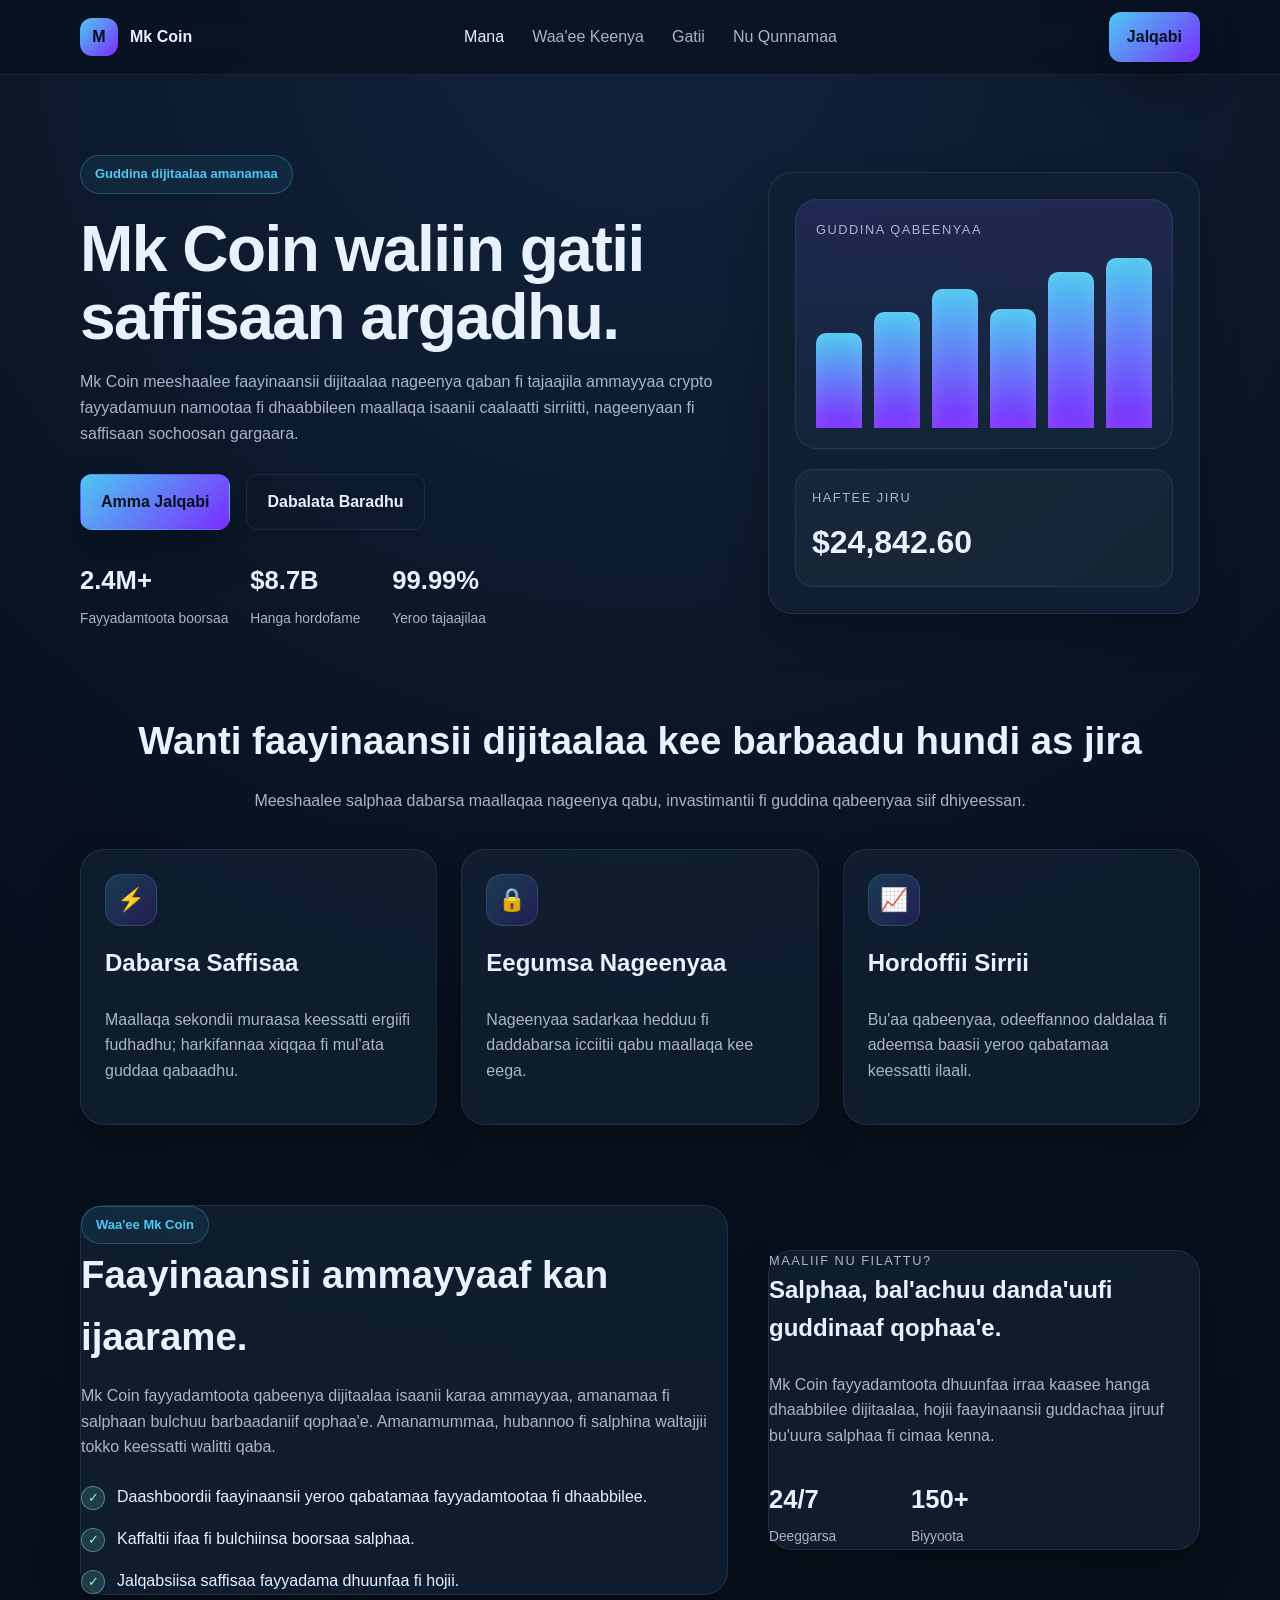
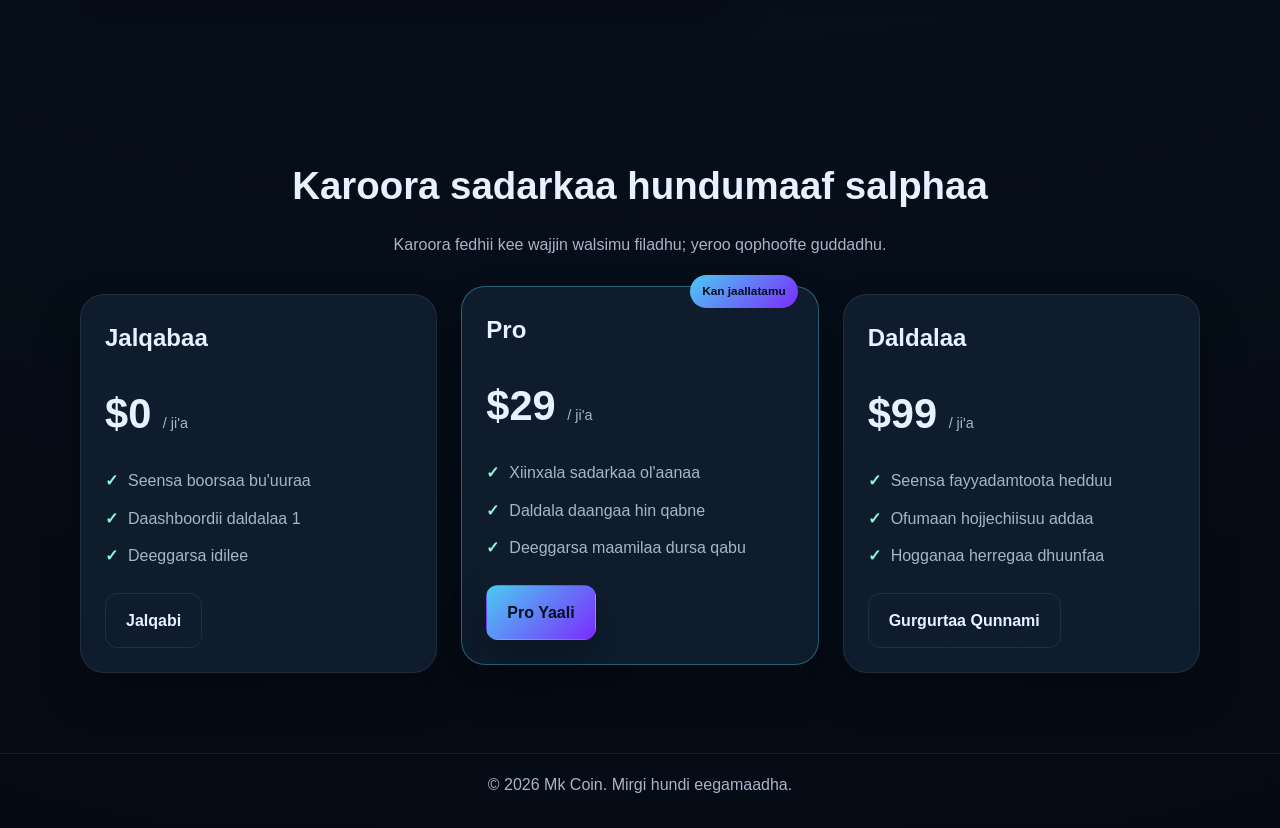
<file: index.html>
<!DOCTYPE html>
<html lang="om">
  <head>
    <meta charset="UTF-8" />
    <meta name="viewport" content="width=device-width, initial-scale=1.0" />
    <title>Mk Coin | Faayinaansii Dijitaalaa Salphaa</title>
    <meta name="description" content="Mk Coin meeshaalee faayinaansii dijitaalaa nageenya qabu, dabarsa maallaqaa fi hordoffii qarshii siif dhiyeessa." />
    <link rel="stylesheet" href="styles.css" />
  </head>
  <body>
    <header class="site-header">
      <div class="container nav">
        <a class="brand" href="index.html" aria-label="Fuula jalqabaa Mk Coin">
          <span class="brand-mark">M</span>
          <span>Mk Coin</span>
        </a>
        <nav class="nav-links" aria-label="Mooqa fuulaa">
          <a href="index.html" class="active">Mana</a>
          <a href="about.html">Waa'ee Keenya</a>
          <a href="pricing.html">Gatii</a>
          <a href="contact.html">Nu Qunnamaa</a>
        </nav>
        <a class="nav-btn" href="contact.html">Jalqabi</a>
      </div>
    </header>

    <main>
      <section class="hero">
        <div class="container hero-wrap">
          <div class="hero-copy">
            <div class="eyebrow">Guddina dijitaalaa amanamaa</div>
            <h1>Mk Coin waliin gatii saffisaan argadhu.</h1>
            <p class="lead">Mk Coin meeshaalee faayinaansii dijitaalaa nageenya qaban fi tajaajila ammayyaa crypto fayyadamuun namootaa fi dhaabbileen maallaqa isaanii caalaatti sirriitti, nageenyaan fi saffisaan sochoosan gargaara.</p>
            <div class="cta-row">
              <a class="btn btn-primary" href="pricing.html">Amma Jalqabi</a>
              <a class="btn btn-secondary" href="about.html">Dabalata Baradhu</a>
            </div>
            <div class="stats">
              <div class="stat"><strong>2.4M+</strong><span>Fayyadamtoota boorsaa</span></div>
              <div class="stat"><strong>$8.7B</strong><span>Hanga hordofame</span></div>
              <div class="stat"><strong>99.99%</strong><span>Yeroo tajaajilaa</span></div>
            </div>
          </div>
          <div class="hero-card" aria-label="Cuunfaa qabeenya maallaqaa">
            <div class="mini-chart"><div class="label">Guddina Qabeenyaa</div><div class="bars" aria-hidden="true"><span style="height: 56%"></span><span style="height: 68%"></span><span style="height: 82%"></span><span style="height: 70%"></span><span style="height: 92%"></span><span style="height: 100%"></span></div></div>
            <div class="balance-box"><div class="label">Haftee Jiru</div><div class="amount">$24,842.60</div></div>
          </div>
        </div>
      </section>

      <section id="features"><div class="container"><div class="section-head"><h2>Wanti faayinaansii dijitaalaa kee barbaadu hundi as jira</h2><p>Meeshaalee salphaa dabarsa maallaqaa nageenya qabu, invastimantii fi guddina qabeenyaa siif dhiyeessan.</p></div><div class="features">
        <article class="feature"><div class="icon">⚡</div><h3>Dabarsa Saffisaa</h3><p>Maallaqa sekondii muraasa keessatti ergiifi fudhadhu; harkifannaa xiqqaa fi mul'ata guddaa qabaadhu.</p></article>
        <article class="feature"><div class="icon">🔒</div><h3>Eegumsa Nageenyaa</h3><p>Nageenyaa sadarkaa hedduu fi daddabarsa icciitii qabu maallaqa kee eega.</p></article>
        <article class="feature"><div class="icon">📈</div><h3>Hordoffii Sirrii</h3><p>Bu'aa qabeenyaa, odeeffannoo daldalaa fi adeemsa baasii yeroo qabatamaa keessatti ilaali.</p></article>
      </div></div></section>

      <section class="page-section" id="about"><div class="container about"><div class="about-card"><div class="eyebrow">Waa'ee Mk Coin</div><h2>Faayinaansii ammayyaaf kan ijaarame.</h2><p>Mk Coin fayyadamtoota qabeenya dijitaalaa isaanii karaa ammayyaa, amanamaa fi salphaan bulchuu barbaadaniif qophaa'e. Amanamummaa, hubannoo fi salphina waltajjii tokko keessatti walitti qaba.</p><ul class="check-list"><li><span class="check">✓</span><span>Daashboordii faayinaansii yeroo qabatamaa fayyadamtootaa fi dhaabbilee.</span></li><li><span class="check">✓</span><span> Kaffaltii ifaa fi bulchiinsa boorsaa salphaa.</span></li><li><span class="check">✓</span><span>Jalqabsiisa saffisaa fayyadama dhuunfaa fi hojii.</span></li></ul></div><div class="about-card"><div class="label">Maaliif nu filattu?</div><h3>Salphaa, bal'achuu danda'uufi guddinaaf qophaa'e.</h3><p>Mk Coin fayyadamtoota dhuunfaa irraa kaasee hanga dhaabbilee dijitaalaa, hojii faayinaansii guddachaa jiruuf bu'uura salphaa fi cimaa kenna.</p><div class="stats stats-small"><div class="stat"><strong>24/7</strong><span>Deeggarsa</span></div><div class="stat"><strong>150+</strong><span>Biyyoota</span></div></div></div></div></section>

      <section class="page-section" id="pricing"><div class="container"><div class="section-head"><h2>Karoora sadarkaa hundumaaf salphaa</h2><p>Karoora fedhii kee wajjin walsimu filadhu; yeroo qophoofte guddadhu.</p></div><div class="pricing"><div class="price-card"><h3>Jalqabaa</h3><div class="price">$0 <small>/ ji'a</small></div><ul><li>Seensa boorsaa bu'uuraa</li><li>Daashboordii daldalaa 1</li><li>Deeggarsa idilee</li></ul><a class="btn btn-secondary" href="contact.html">Jalqabi</a></div><div class="price-card featured"><div class="tag">Kan jaallatamu</div><h3>Pro</h3><div class="price">$29 <small>/ ji'a</small></div><ul><li>Xiinxala sadarkaa ol'aanaa</li><li>Daldala daangaa hin qabne</li><li>Deeggarsa maamilaa dursa qabu</li></ul><a class="btn btn-primary" href="contact.html">Pro Yaali</a></div><div class="price-card"><h3>Daldalaa</h3><div class="price">$99 <small>/ ji'a</small></div><ul><li>Seensa fayyadamtoota hedduu</li><li>Ofumaan hojjechiisuu addaa</li><li>Hogganaa herregaa dhuunfaa</li></ul><a class="btn btn-secondary" href="contact.html">Gurgurtaa Qunnami</a></div></div></div></section>
    </main>
    <footer><div class="container footer-wrap">© 2026 Mk Coin. Mirgi hundi eegamaadha.</div></footer>
  </body>
</html>
</file>
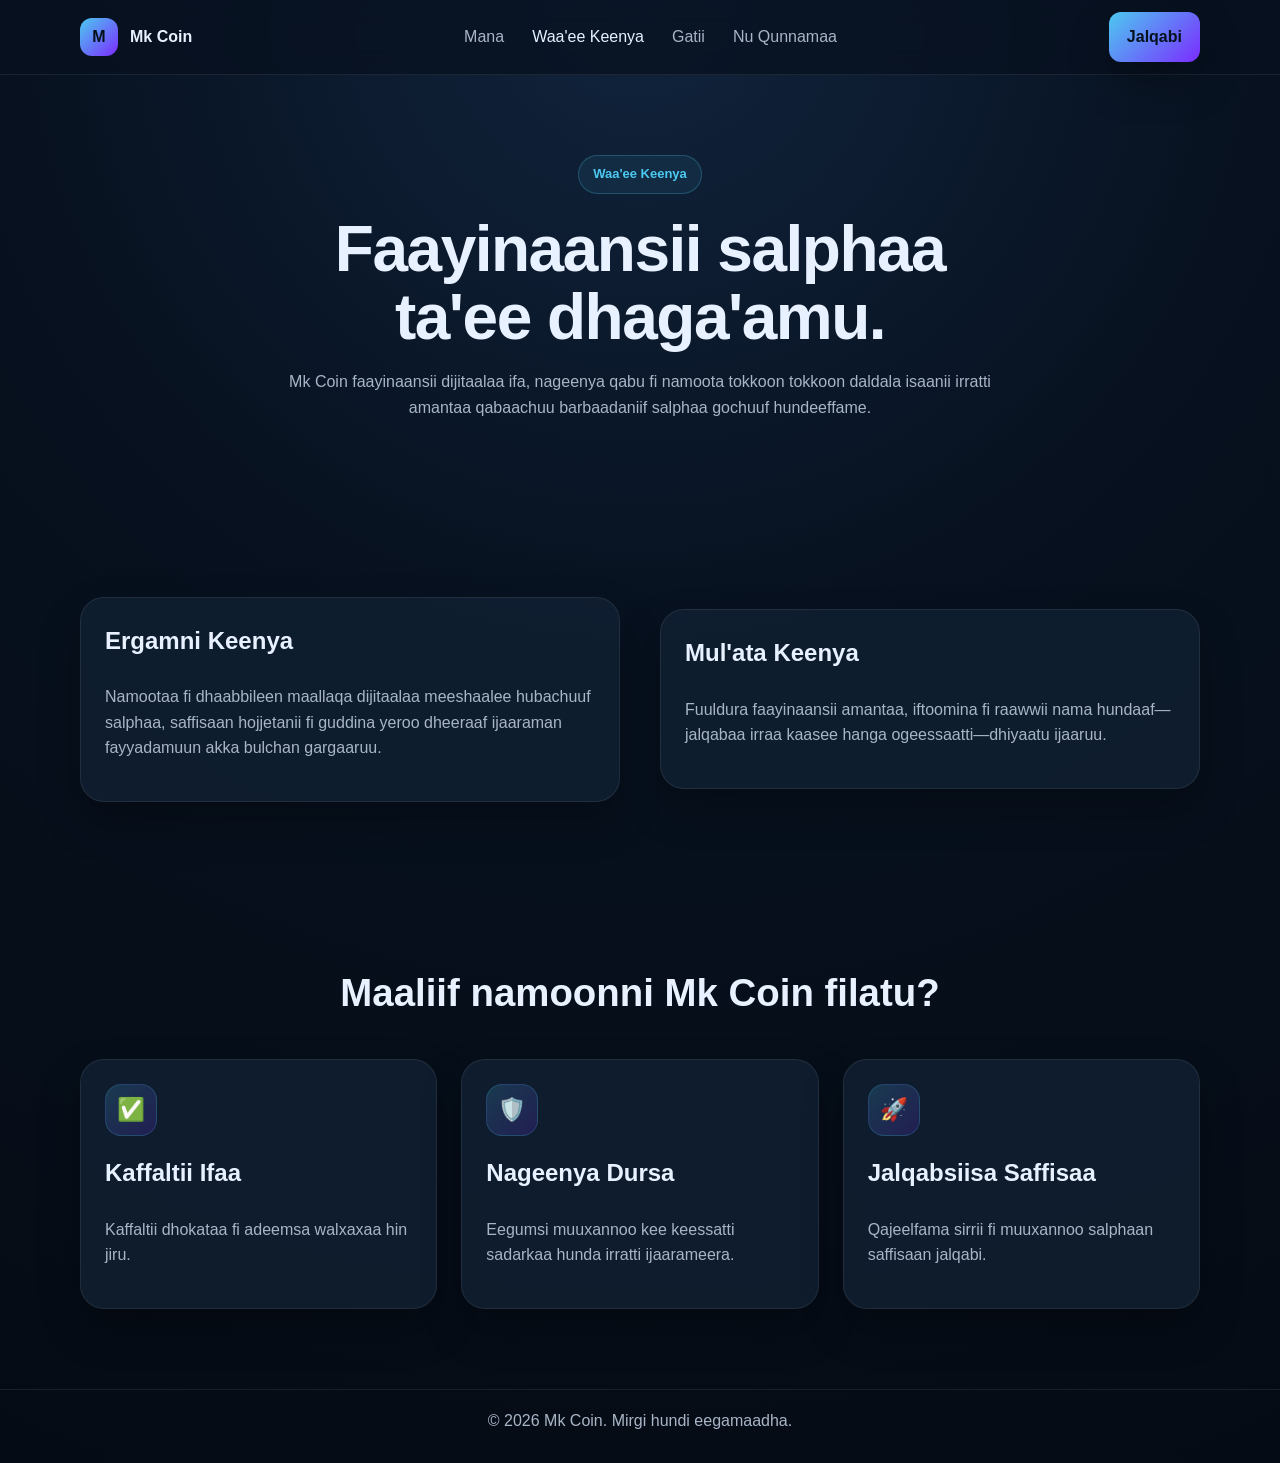
<file: about.html>
<!DOCTYPE html>
<html lang="om">
  <head><meta charset="UTF-8" /><meta name="viewport" content="width=device-width, initial-scale=1.0" /><title>Waa'ee Keenya | Mk Coin</title><link rel="stylesheet" href="styles.css" /></head>
  <body><header class="site-header"><div class="container nav"><a class="brand" href="index.html" aria-label="Fuula jalqabaa Mk Coin"><span class="brand-mark">M</span><span>Mk Coin</span></a><nav class="nav-links" aria-label="Mooqa fuulaa"><a href="index.html">Mana</a><a href="about.html" class="active">Waa'ee Keenya</a><a href="pricing.html">Gatii</a><a href="contact.html">Nu Qunnamaa</a></nav><a class="nav-btn" href="contact.html">Jalqabi</a></div></header>
    <main><section class="page-hero"><div class="container narrow"><div class="eyebrow">Waa'ee Keenya</div><h1>Faayinaansii salphaa ta'ee dhaga'amu.</h1><p>Mk Coin faayinaansii dijitaalaa ifa, nageenya qabu fi namoota tokkoon tokkoon daldala isaanii irratti amantaa qabaachuu barbaadaniif salphaa gochuuf hundeeffame.</p></div></section><section class="page-section"><div class="container split-layout"><div class="card"><h3>Ergamni Keenya</h3><p>Namootaa fi dhaabbileen maallaqa dijitaalaa meeshaalee hubachuuf salphaa, saffisaan hojjetanii fi guddina yeroo dheeraaf ijaaraman fayyadamuun akka bulchan gargaaruu.</p></div><div class="card"><h3>Mul'ata Keenya</h3><p>Fuuldura faayinaansii amantaa, iftoomina fi raawwii nama hundaaf—jalqabaa irraa kaasee hanga ogeessaatti—dhiyaatu ijaaruu.</p></div></div></section><section class="page-section"><div class="container"><div class="section-head"><h2>Maaliif namoonni Mk Coin filatu?</h2></div><div class="features features-compact"><article class="feature"><div class="icon">✅</div><h3>Kaffaltii Ifaa</h3><p>Kaffaltii dhokataa fi adeemsa walxaxaa hin jiru.</p></article><article class="feature"><div class="icon">🛡️</div><h3>Nageenya Dursa</h3><p>Eegumsi muuxannoo kee keessatti sadarkaa hunda irratti ijaarameera.</p></article><article class="feature"><div class="icon">🚀</div><h3>Jalqabsiisa Saffisaa</h3><p>Qajeelfama sirrii fi muuxannoo salphaan saffisaan jalqabi.</p></article></div></div></section></main><footer><div class="container footer-wrap">© 2026 Mk Coin. Mirgi hundi eegamaadha.</div></footer></body>
</html>
</file>
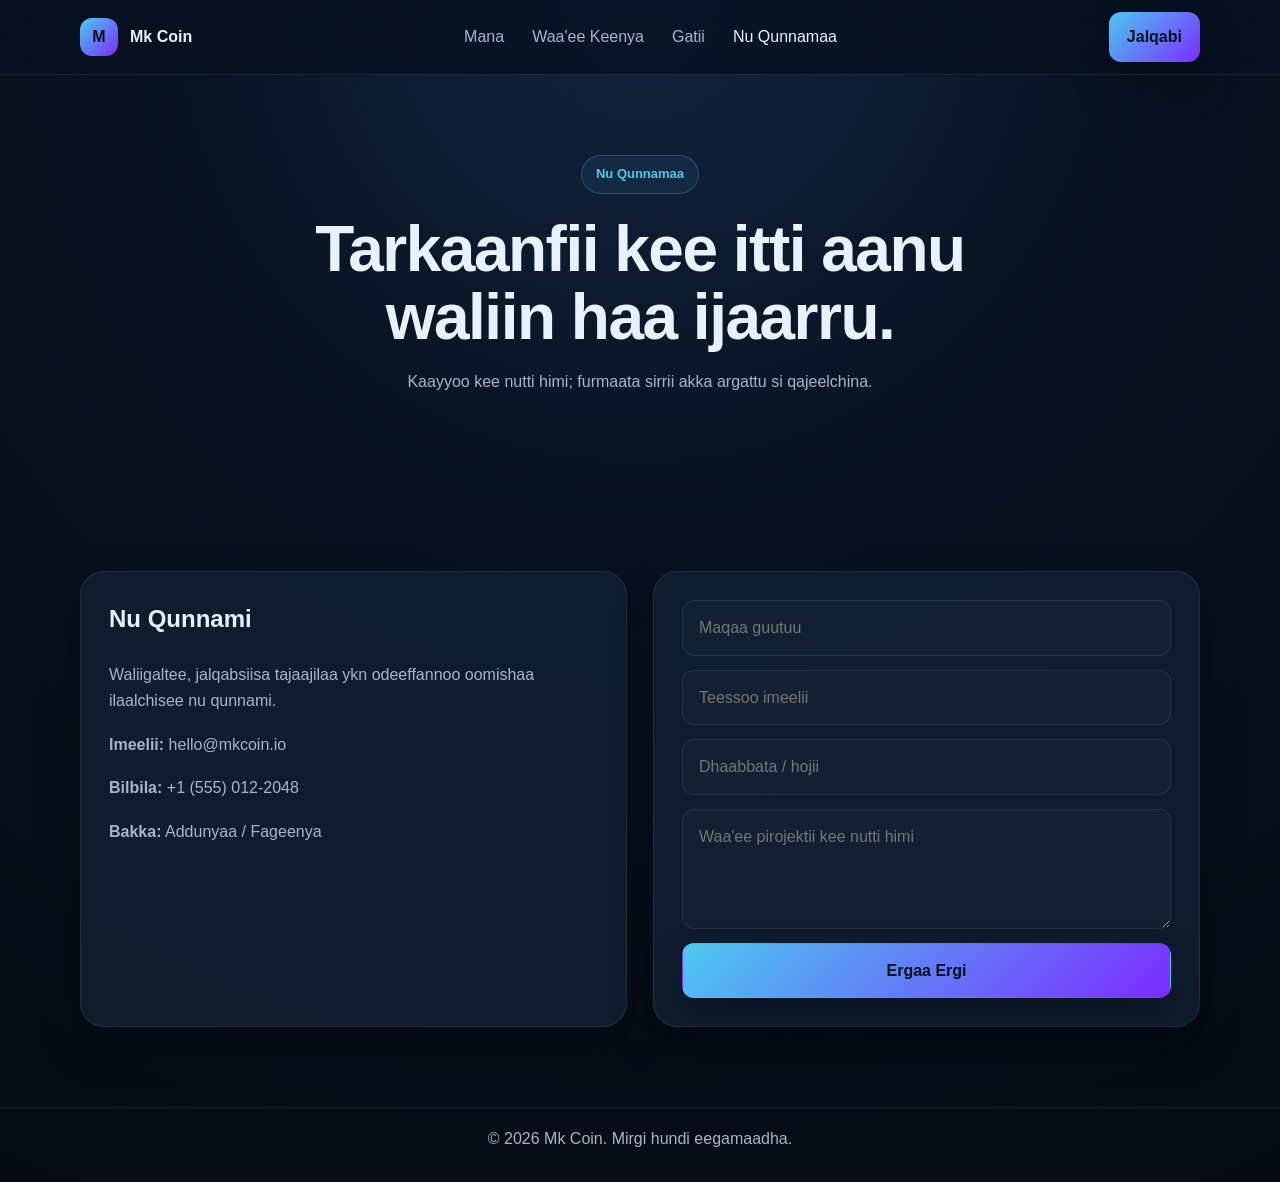
<file: contact.html>
<!DOCTYPE html>
<html lang="om"><head><meta charset="UTF-8" /><meta name="viewport" content="width=device-width, initial-scale=1.0" /><title>Nu Qunnamaa | Mk Coin</title><link rel="stylesheet" href="styles.css" /></head><body><header class="site-header"><div class="container nav"><a class="brand" href="index.html" aria-label="Fuula jalqabaa Mk Coin"><span class="brand-mark">M</span><span>Mk Coin</span></a><nav class="nav-links" aria-label="Mooqa fuulaa"><a href="index.html">Mana</a><a href="about.html">Waa'ee Keenya</a><a href="pricing.html">Gatii</a><a href="contact.html" class="active">Nu Qunnamaa</a></nav><a class="nav-btn" href="contact.html">Jalqabi</a></div></header><main><section class="page-hero"><div class="container narrow"><div class="eyebrow">Nu Qunnamaa</div><h1>Tarkaanfii kee itti aanu waliin haa ijaarru.</h1><p>Kaayyoo kee nutti himi; furmaata sirrii akka argattu si qajeelchina.</p></div></section><section class="page-section"><div class="container contact-wrap"><div class="contact-box"><h3>Nu Qunnami</h3><p>Waliigaltee, jalqabsiisa tajaajilaa ykn odeeffannoo oomishaa ilaalchisee nu qunnami.</p><div class="info-list"><div><strong>Imeelii:</strong> hello@mkcoin.io</div><div><strong>Bilbila:</strong> +1 (555) 012-2048</div><div><strong>Bakka:</strong> Addunyaa / Fageenya</div></div></div><div class="form-box"><form id="contactForm"><input type="text" name="fullName" placeholder="Maqaa guutuu" required /><input type="email" name="email" placeholder="Teessoo imeelii" required /><input type="text" name="company" placeholder="Dhaabbata / hojii" /><textarea name="message" placeholder="Waa'ee pirojektii kee nutti himi" required></textarea><button type="submit" class="btn btn-primary">Ergaa Ergi</button></form></div></div></section></main><footer><div class="container footer-wrap">© 2026 Mk Coin. Mirgi hundi eegamaadha.</div></footer><script src="script.js"></script></body></html>
</file>
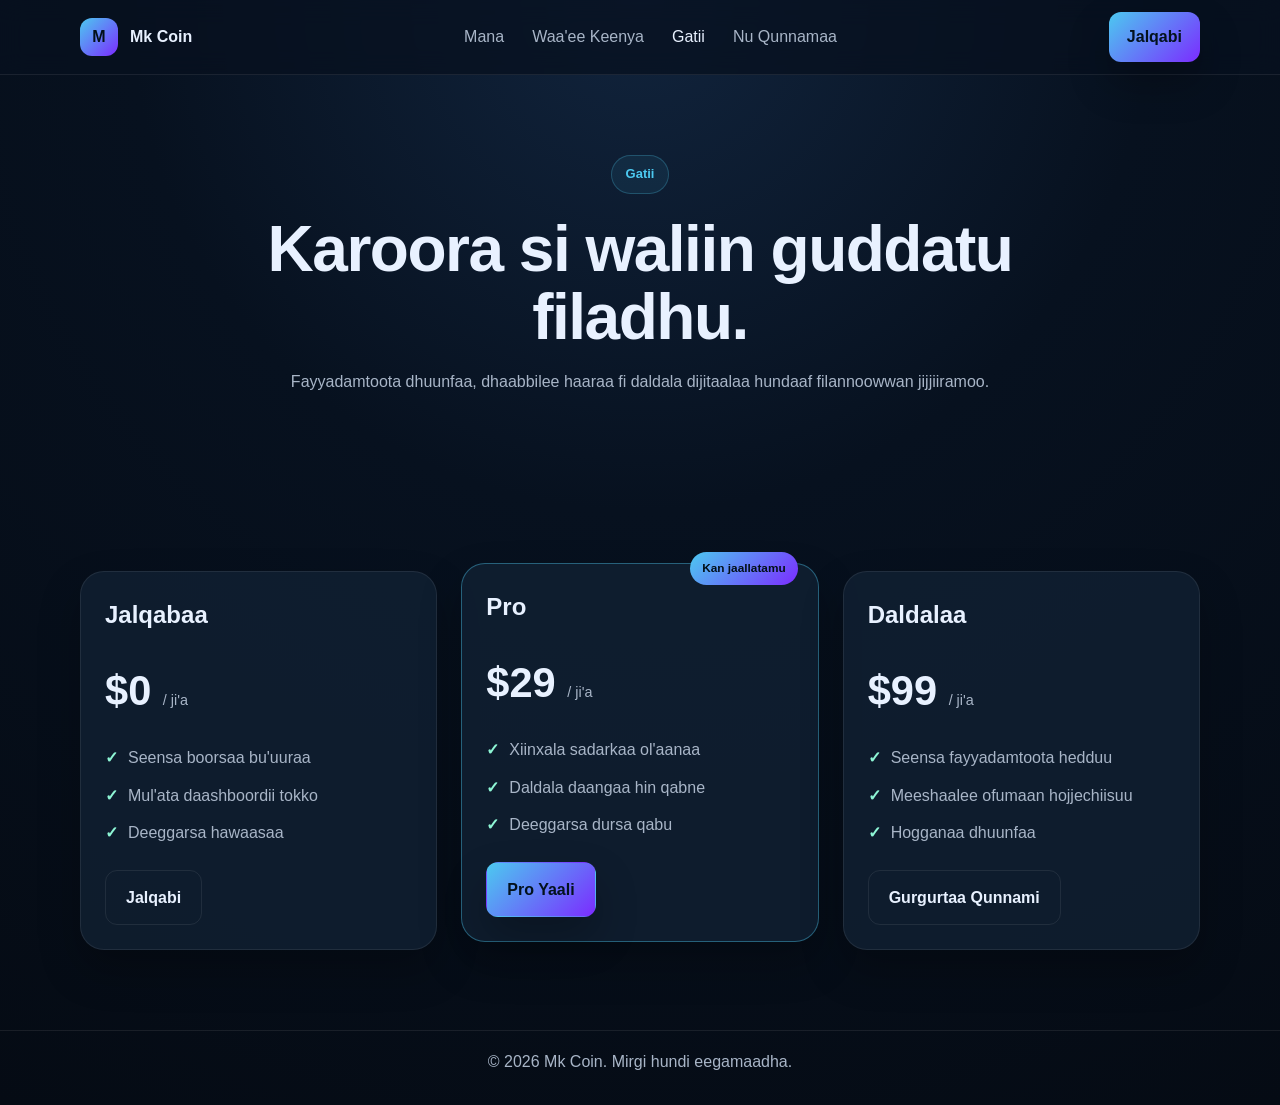
<file: pricing.html>
<!DOCTYPE html>
<html lang="om"><head><meta charset="UTF-8" /><meta name="viewport" content="width=device-width, initial-scale=1.0" /><title>Gatii | Mk Coin</title><link rel="stylesheet" href="styles.css" /></head><body><header class="site-header"><div class="container nav"><a class="brand" href="index.html" aria-label="Fuula jalqabaa Mk Coin"><span class="brand-mark">M</span><span>Mk Coin</span></a><nav class="nav-links" aria-label="Mooqa fuulaa"><a href="index.html">Mana</a><a href="about.html">Waa'ee Keenya</a><a href="pricing.html" class="active">Gatii</a><a href="contact.html">Nu Qunnamaa</a></nav><a class="nav-btn" href="contact.html">Jalqabi</a></div></header><main><section class="page-hero"><div class="container narrow"><div class="eyebrow">Gatii</div><h1>Karoora si waliin guddatu filadhu.</h1><p>Fayyadamtoota dhuunfaa, dhaabbilee haaraa fi daldala dijitaalaa hundaaf filannoowwan jijjiiramoo.</p></div></section><section class="page-section"><div class="container pricing pricing-page"><div class="price-card"><h3>Jalqabaa</h3><div class="price">$0 <small>/ ji'a</small></div><ul><li>Seensa boorsaa bu'uuraa</li><li>Mul'ata daashboordii tokko</li><li>Deeggarsa hawaasaa</li></ul><a class="btn btn-secondary" href="contact.html">Jalqabi</a></div><div class="price-card featured"><div class="tag">Kan jaallatamu</div><h3>Pro</h3><div class="price">$29 <small>/ ji'a</small></div><ul><li>Xiinxala sadarkaa ol'aanaa</li><li>Daldala daangaa hin qabne</li><li>Deeggarsa dursa qabu</li></ul><a class="btn btn-primary" href="contact.html">Pro Yaali</a></div><div class="price-card"><h3>Daldalaa</h3><div class="price">$99 <small>/ ji'a</small></div><ul><li>Seensa fayyadamtoota hedduu</li><li>Meeshaalee ofumaan hojjechiisuu</li><li>Hogganaa dhuunfaa</li></ul><a class="btn btn-secondary" href="contact.html">Gurgurtaa Qunnami</a></div></div></section></main><footer><div class="container footer-wrap">© 2026 Mk Coin. Mirgi hundi eegamaadha.</div></footer></body></html>
</file>
<file: styles.css>
:root {
  --bg: #07111f;
  --panel: #0d1b2a;
  --card: #122235;
  --primary: #4cc9f0;
  --secondary: #7b2cff;
  --accent: #8ef6d5;
  --text: #e8f1ff;
  --muted: #a8b5c7;
  --line: rgba(255, 255, 255, 0.08);
  --shadow: 0 20px 40px rgba(0, 0, 0, 0.25);
}

* {
  box-sizing: border-box;
}

html {
  scroll-behavior: smooth;
}

body {
  margin: 0;
  font-family: Arial, Helvetica, sans-serif;
  background: radial-gradient(circle at top, #11243d 0%, var(--bg) 40%, #050b14 100%);
  color: var(--text);
  line-height: 1.6;
}

a {
  color: inherit;
  text-decoration: none;
}

button, input, textarea {
  font: inherit;
}

img {
  max-width: 100%;
  display: block;
}

.container {
  width: min(1120px, calc(100% - 30px));
  margin: 0 auto;
}

.site-header {
  position: sticky;
  top: 0;
  z-index: 50;
  background: rgba(7, 17, 31, 0.75);
  backdrop-filter: blur(12px);
  border-bottom: 1px solid var(--line);
}

.nav {
  display: flex;
  justify-content: space-between;
  align-items: center;
  min-height: 74px;
}

.brand {
  display: flex;
  align-items: center;
  gap: 12px;
  font-weight: 700;
}

.brand-mark {
  width: 38px;
  height: 38px;
  border-radius: 12px;
  display: grid;
  place-items: center;
  background: linear-gradient(135deg, var(--primary), var(--secondary));
  color: #021018;
  font-weight: 700;
}

.nav-links {
  display: flex;
  align-items: center;
  gap: 28px;
  color: var(--muted);
}

.nav-links a:hover,
.nav-links a.active {
  color: var(--text);
}

.nav-btn,
.btn {
  display: inline-flex;
  align-items: center;
  justify-content: center;
  border-radius: 12px;
  font-weight: 700;
  transition: transform 0.2s ease;
}

.nav-btn {
  padding: 12px 18px;
  background: linear-gradient(135deg, var(--primary), var(--secondary));
  color: #03121d;
  box-shadow: var(--shadow);
}

.btn {
  padding: 14px 20px;
  border: 1px solid transparent;
}

.btn-primary {
  background: linear-gradient(135deg, var(--primary), var(--secondary));
  color: #03121d;
  box-shadow: var(--shadow);
}

.btn-secondary {
  background: transparent;
  color: var(--text);
  border-color: var(--line);
}

.nav-btn:hover,
.btn:hover {
  transform: translateY(-1px);
}

.hero,
.page-hero,
.page-section {
  padding: 80px 0;
}

.hero-wrap,
.about,
.contact-wrap,
.split-layout {
  display: grid;
  grid-template-columns: 1.2fr 0.8fr;
  gap: 40px;
  align-items: center;
}

.eyebrow {
  display: inline-flex;
  align-items: center;
  gap: 8px;
  background: rgba(76, 201, 240, 0.08);
  border: 1px solid rgba(76, 201, 240, 0.25);
  color: var(--primary);
  border-radius: 999px;
  padding: 8px 14px;
  font-size: 13px;
  font-weight: 700;
}

h1 {
  font-size: clamp(2.5rem, 5vw, 4.5rem);
  line-height: 1.06;
  margin: 22px 0 18px;
  letter-spacing: -1.5px;
}

h2 {
  font-size: clamp(1.9rem, 3vw, 3rem);
  margin: 0 0 12px;
}

h3 {
  margin-top: 0;
  font-size: 1.5rem;
}

.lead,
.page-hero p,
.about-card p,
.card p,
.contact-box p,
.feature p,
.section-head p,
.price-card li,
.info-list {
  color: var(--muted);
}

.cta-row {
  display: flex;
  flex-wrap: wrap;
  gap: 16px;
  margin-top: 28px;
}

.stats {
  display: flex;
  flex-wrap: wrap;
  gap: 22px;
  margin-top: 30px;
}

.stat {
  min-width: 120px;
}

.stat strong {
  display: block;
  font-size: 1.6rem;
  margin-bottom: 4px;
}

.stat span {
  color: var(--muted);
  font-size: 0.86rem;
}

.hero-card,
.card,
.about-card,
.contact-box,
.form-box,
.feature,
.price-card {
  background: rgba(18, 34, 53, 0.75);
  border: 1px solid var(--line);
  border-radius: 24px;
  box-shadow: var(--shadow);
}

.hero-card {
  padding: 26px;
}

.mini-chart {
  background: linear-gradient(180deg, rgba(124, 92, 255, 0.15), rgba(76, 201, 240, 0.04));
  border-radius: 22px;
  padding: 20px;
  border: 1px solid var(--line);
}

.label {
  color: var(--muted);
  font-size: 0.8rem;
  text-transform: uppercase;
  letter-spacing: 0.12em;
}

.bars {
  height: 170px;
  display: flex;
  align-items: flex-end;
  gap: 12px;
  margin-top: 18px;
}

.bars span {
  flex: 1;
  display: block;
  border-radius: 10px 10px 0 0;
  background: linear-gradient(180deg, var(--primary), var(--secondary));
  box-shadow: inset 0 0 20px rgba(255,255,255,0.15);
}

.balance-box {
  margin-top: 20px;
  background: rgba(255,255,255,0.03);
  border: 1px solid var(--line);
  border-radius: 18px;
  padding: 18px 16px;
}

.amount {
  font-size: 2rem;
  font-weight: 700;
  margin-top: 8px;
}

.section-head {
  text-align: center;
  margin-bottom: 36px;
}

.features,
.pricing {
  display: grid;
  grid-template-columns: repeat(3, minmax(0, 1fr));
  gap: 24px;
}

.feature,
.card,
.price-card {
  padding: 24px;
}

.icon {
  width: 52px;
  height: 52px;
  border-radius: 16px;
  display: grid;
  place-items: center;
  background: linear-gradient(135deg, rgba(76, 201, 240, 0.18), rgba(123, 44, 255, 0.18));
  border: 1px solid rgba(76, 201, 240, 0.18);
  font-size: 1.4rem;
  margin-bottom: 18px;
}

.check-list {
  list-style: none;
  padding: 0;
  margin: 24px 0 0;
  display: grid;
  gap: 16px;
}

.check-list li {
  display: flex;
  gap: 12px;
  align-items: flex-start;
}

.check {
  width: 24px;
  height: 24px;
  border-radius: 50%;
  background: rgba(142, 246, 213, 0.15);
  border: 1px solid rgba(142, 246, 213, 0.4);
  color: var(--accent);
  display: grid;
  place-items: center;
  font-size: 0.8rem;
  flex-shrink: 0;
  margin-top: 2px;
}

.price-card {
  position: relative;
}

.price-card.featured {
  border-color: rgba(76, 201, 240, 0.4);
  transform: translateY(-8px);
}

.tag {
  position: absolute;
  top: -12px;
  right: 20px;
  background: linear-gradient(135deg, var(--primary), var(--secondary));
  color: #021018;
  font-size: 0.74rem;
  font-weight: 700;
  border-radius: 999px;
  padding: 7px 12px;
}

.price {
  font-size: 2.6rem;
  font-weight: 800;
  margin: 10px 0;
}

.price small {
  color: var(--muted);
  font-size: 0.9rem;
  font-weight: 500;
}

.price-card ul {
  list-style: none;
  padding: 0;
  margin: 20px 0 24px;
  display: grid;
  gap: 12px;
}

.price-card li::before {
  content: "✓";
  color: var(--accent);
  font-weight: 700;
  margin-right: 10px;
}

.page-hero {
  text-align: center;
}

.narrow {
  max-width: 760px;
}

.split-layout {
  grid-template-columns: 1fr 1fr;
}

.contact-wrap {
  display: grid;
  grid-template-columns: 1fr 1fr;
  gap: 26px;
  align-items: stretch;
}

.contact-box,
.form-box {
  padding: 28px;
}

.info-list {
  display: grid;
  gap: 18px;
  margin-top: 18px;
}

form {
  display: grid;
  gap: 14px;
}

input, textarea {
  width: 100%;
  border-radius: 12px;
  border: 1px solid var(--line);
  background: rgba(255,255,255,0.02);
  color: var(--text);
  padding: 14px 16px;
}

textarea {
  min-height: 120px;
  resize: vertical;
}

footer {
  border-top: 1px solid var(--line);
  padding: 18px 0 30px;
  color: var(--muted);
  text-align: center;
}

@media (max-width: 900px) {
  .hero-wrap,
  .about,
  .split-layout,
  .contact-wrap,
  .features,
  .pricing {
    grid-template-columns: 1fr;
  }

  .nav-links {
    display: none;
  }
}
</file>
